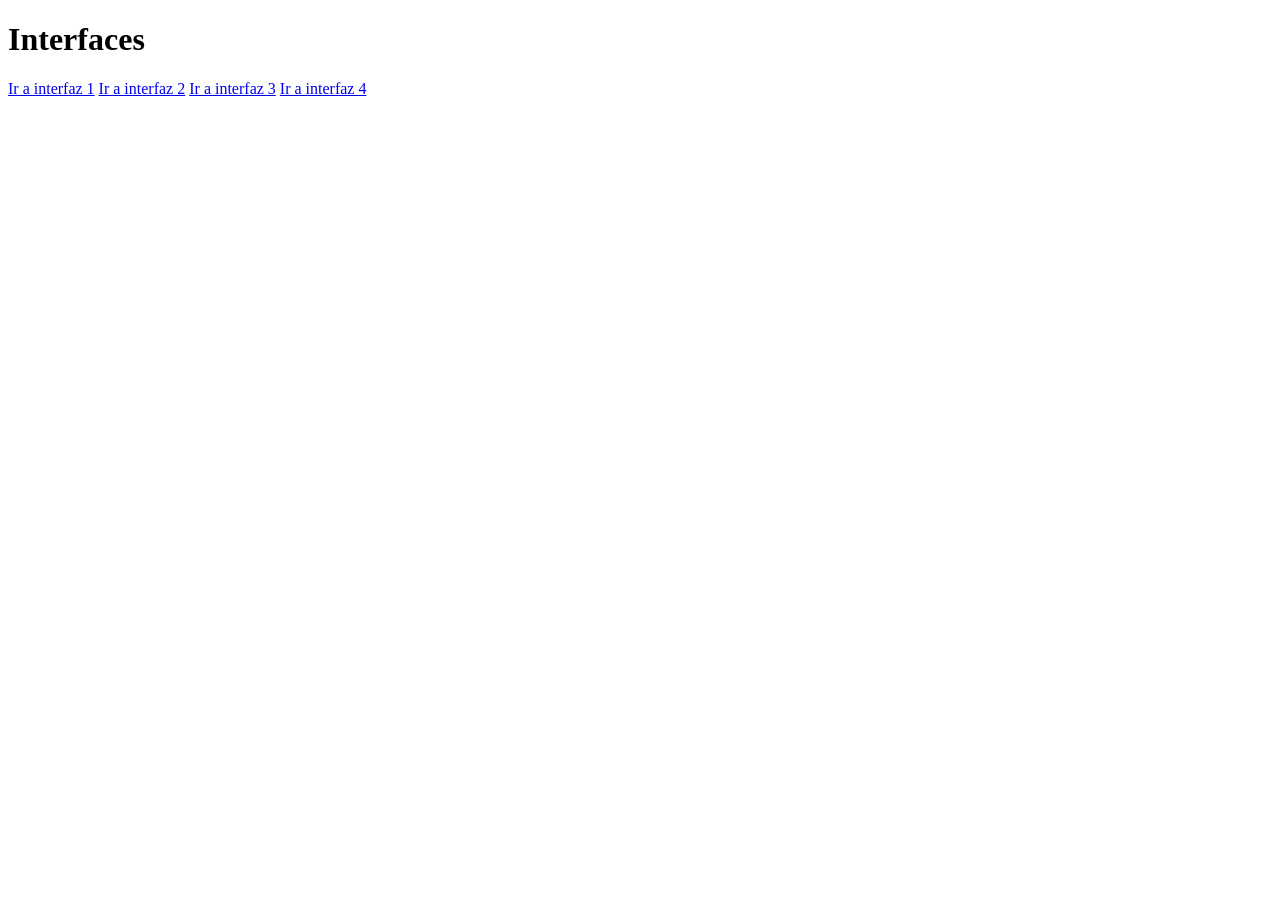
<file: index.html>
<!DOCTYPE html>

<html lang="es">
    <head>
        <meta charset="UTF-8">
        <meta name="viewport" content="width=device-width, initial-scale=1.0">
    </head>

    <body>
        <h1>Interfaces</h1>
        <a href="enun-1/interfaz-1.html">Ir a interfaz 1</a>
        <a href="enun-1/interfaz-2.html">Ir a interfaz 2</a>
        <a href="enun-2/noticias.html">Ir a interfaz 3</a>
        <a href="enun-3/financial-dashboard-login.html">Ir a interfaz 4</a>
    </body>
</html>
</file>
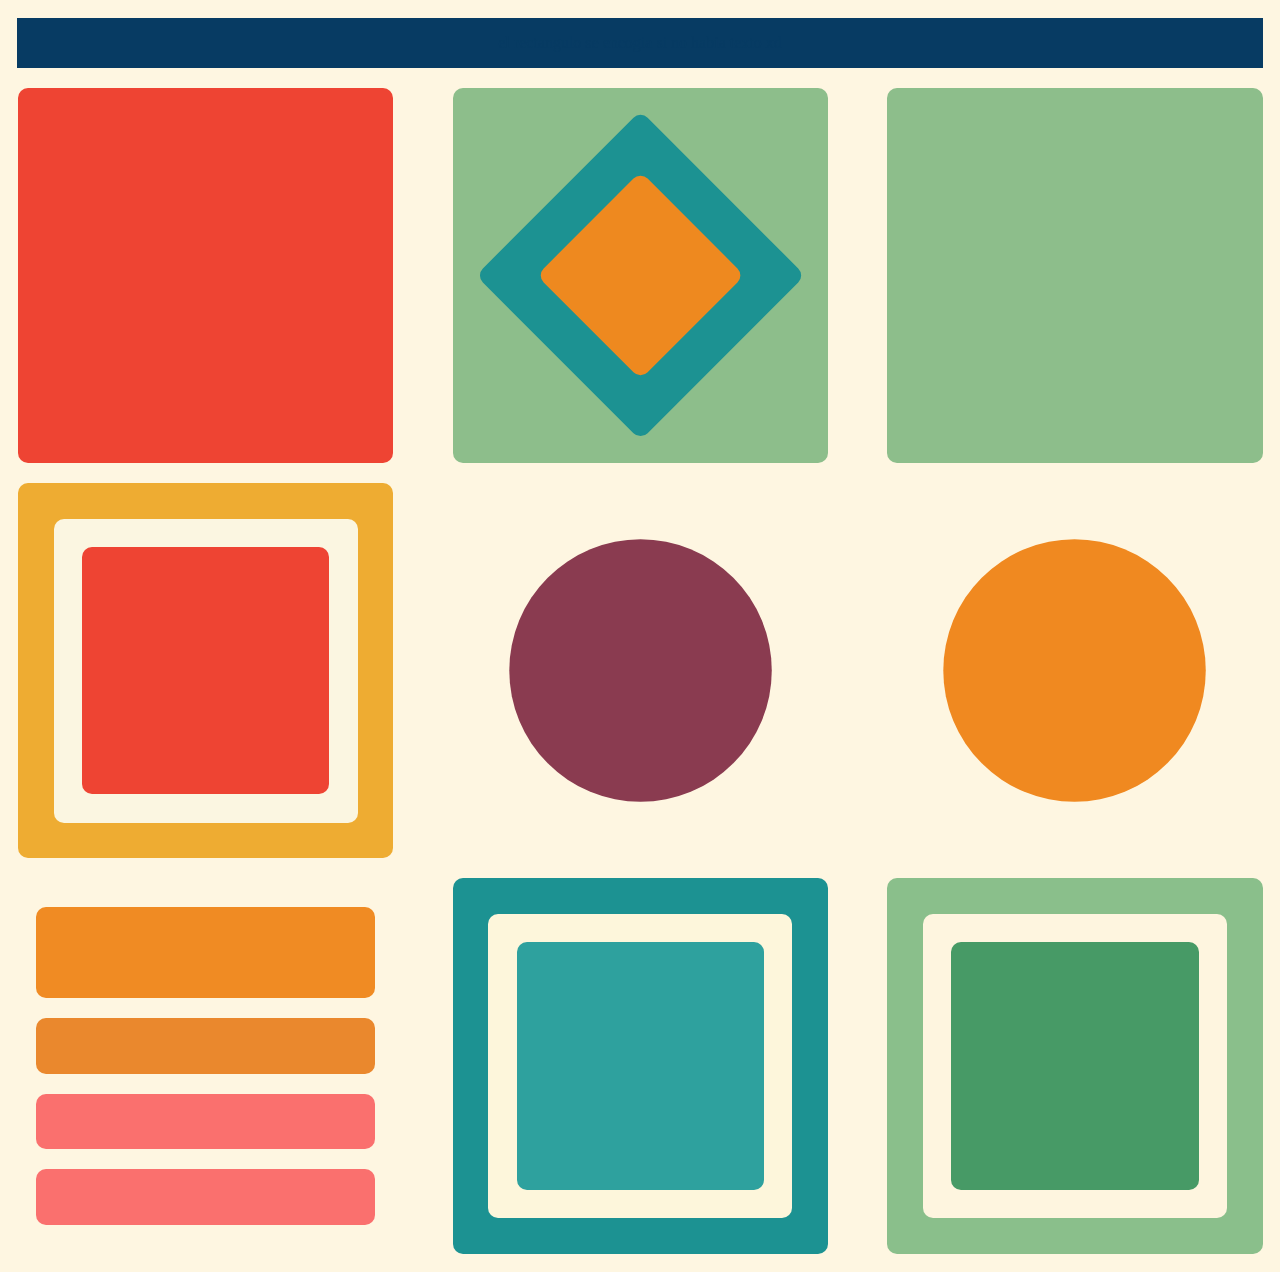
<file: enun-1/interfaz-1.html>
<!DOCTYPE html>
<html lang="es">

<head>
    <meta charset="UTF-8">
    <meta name="viewport" content="width=device-width, initial-scale=1.0">
    <title>enun1</title>
    <link rel="stylesheet" href="interfaz-1-styles.css">
</head>

<body>

    <article class="headerArticle"><p>el rectangulo se encogia si no habia texto xd</p></article>


    <div class ="mosaico">
        <div class="container" id="container1"></div>

        <div class="container" id="container2">
            <div class="container" id="container2-1">
                <div class="container" id="container2-1-1"></div>
            </div>
        </div>

        <div class="container" id="container3"></div>

        <div class="container" id="container4">
            <div class="container" id="container4-1">
                <div class="container" id="container4-1-1"></div>
            </div>
        </div>

        <div class="container" id="container5"></div>

        <div class="container" id="container6"></div>
        
        <div class="container" id="container7">
            <div class="container" id="container7-1"></div>
            <div class="container" id="container7-2"></div>
            <div class="container" id="container7-3"></div>
            <div class="container" id="container7-4"></div>
        </div>

        <div class="container" id="container8">
            <div class="container" id="container8-1">
                <div class="container" id="container8-1-1"></div>
            </div>
        </div>

        <div class="container" id="container9">
            <div class="container" id="container9-1">
                <div class="container" id="container9-1-1"></div>
            </div>
        </div>

    </div>

</body>
</html>
</file>
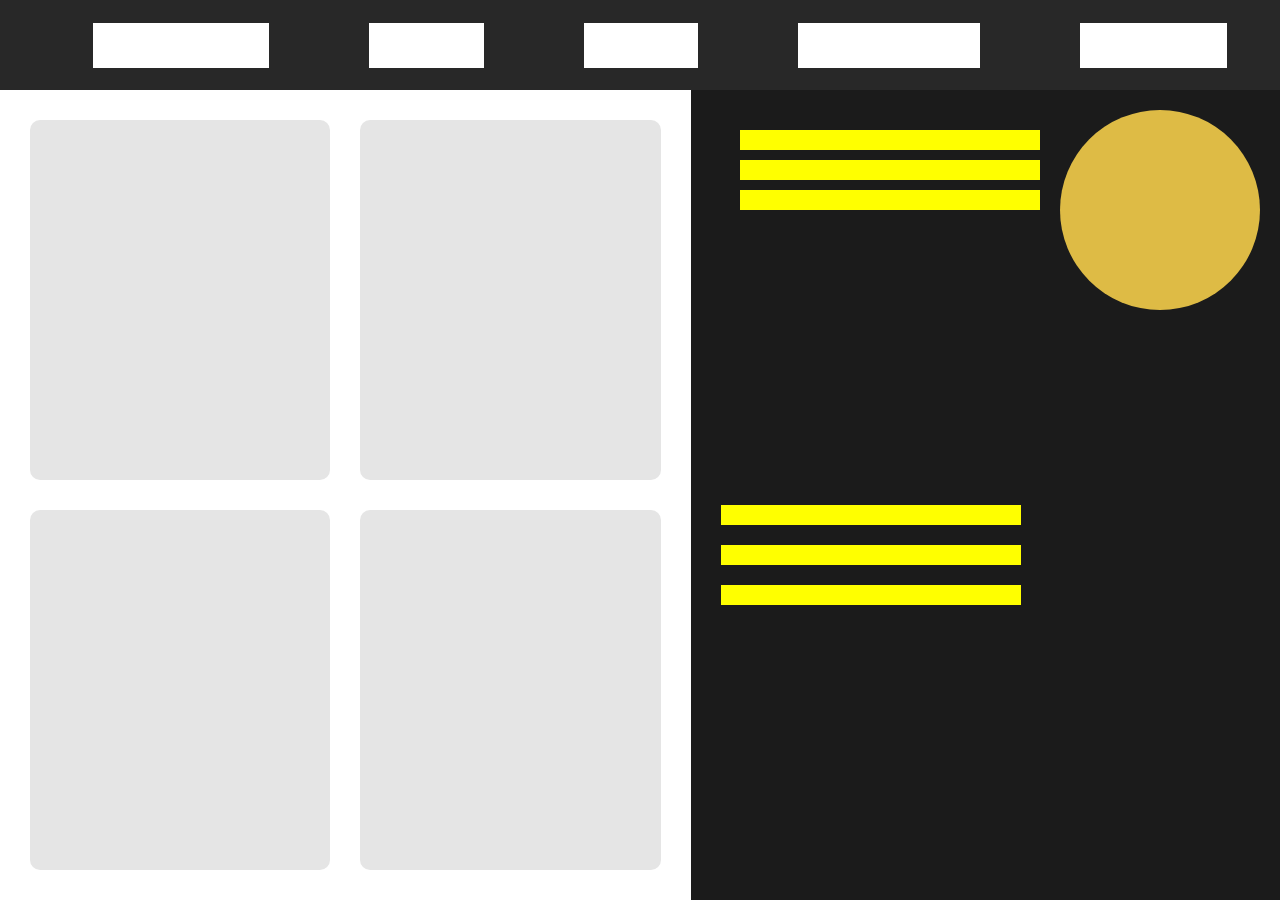
<file: enun-1/interfaz-2.html>
<!DOCTYPE HTML>

<html lang="es">
    <head>
        <meta charset="UTF-8">
        <meta name="viewport" content="width=device-width, initial-scale=1.0">
        <link rel="stylesheet" href="interfaz-2-styles.css">
    </head>

    <body>
        <header>
            <nav>
                <ul>
                    <li><a href="">este es el primer rectangulo</a></li>
                    <li><a href="">este es el segundo</a></li>
                    <li><a href="">tres es un numero</a></li>
                    <li><a href="">cuatro es el primer cuadrado</a></li>
                    <li><a href="">cinco es numero primo</a></li>
                </ul>
        </header>

        <main>
            <section class="mosaico">
                <article class="container" id="container1"></article>
                <article class="container" id="container2"></article>
                <article class="container" id="container3"></article>
                <article class="container" id="container4"></article>
            </section>

            <section class="sideBar">
                <div class="upsite">
                    <div class="right">
                        <div class="sideBarCircle"></div>
                    </div>
                    <div class="left">
                        <div class="containerSide"></div>
                        <div class="containerSide"></div>  
                        <div class="containerSide"></div>       
                    </div>
                </div>

                <div class="downsite">
                    <div class="containerSide"></div>
                    <div class="containerSide"></div>
                    <div class="containerSide"></div>
                </div>
                
            </section>
        </main>
    </body>

</html>
</file>
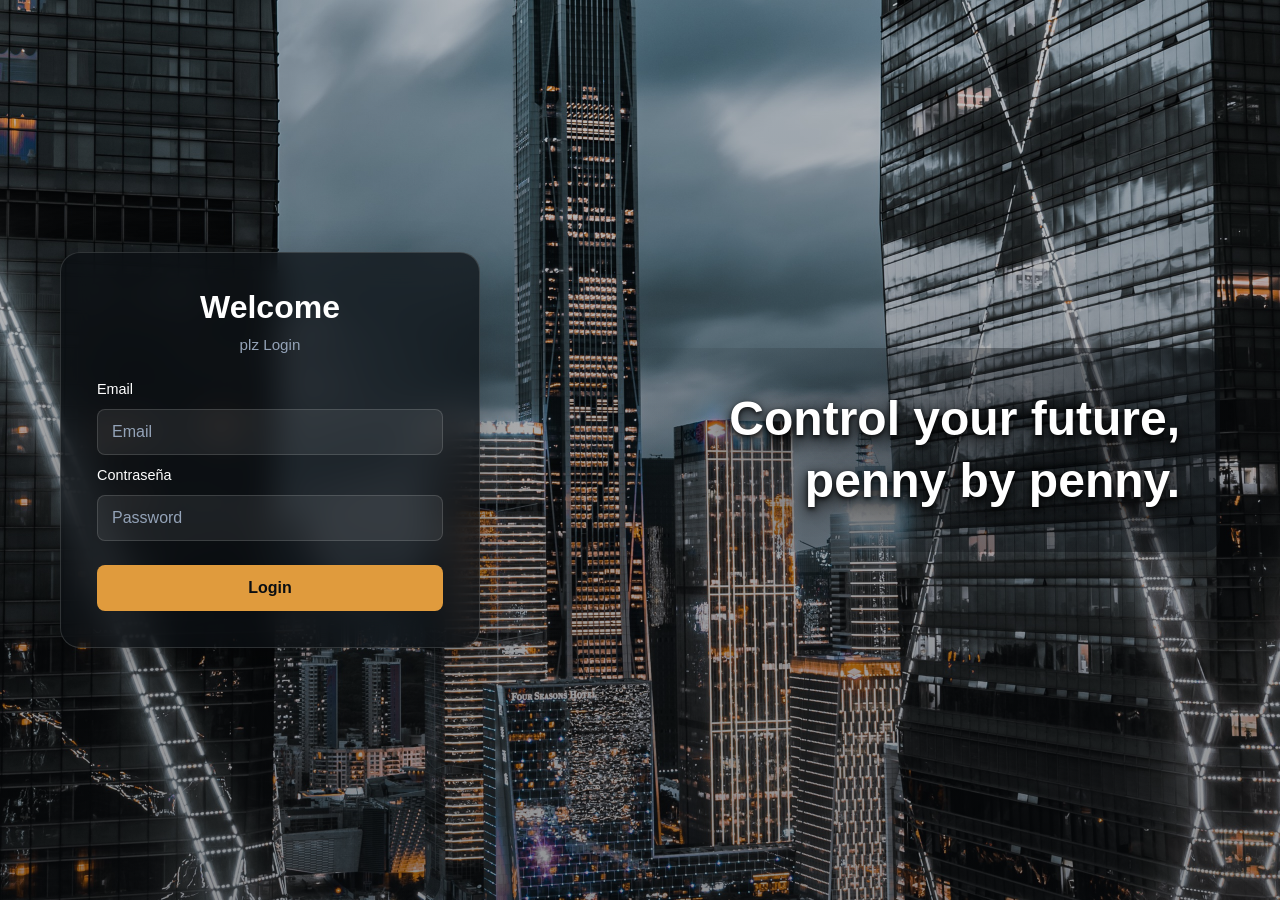
<file: enun-3/financial-dashboard-login.html>
<!DOCTYPE html>
<html lang="es">
<head>
    <meta charset="UTF-8">
    <meta name="viewport" content="width=device-width, initial-scale=1.0">
    <meta name="description" content="Inicia sesión en tu dashboard financiero.">

    <title>Login | Financial Dashboard</title>

    <link rel="stylesheet" href="financial-dashboard-mainstyles.css">
</head>

<body>
    <main class="mainContainer">
        <section class="loginBox">
            <h1 class="loginTitle">Welcome</h1>
            <p class="loginSubtitle">plz Login</p>

            <form>
                <label for="email">Email</label>
                <input
                    type="email"
                    id="email"
                    name="email"
                    placeholder="Email"
                    autocomplete="email"
                    required
                >

                <label for="password">Contraseña</label>
                <input
                    type="password"
                    id="password"
                    name="password"
                    placeholder="Password"
                    autocomplete="current-password"
                    required
                >

                <a class="loginButton" href="financial-dashboard-main.html">
                    Login
                </a>
            </form>
        </section>

        <section class="loginMessage">
            <h2>Control your future, penny by penny.</h2>
        </section>
    </main>
</body>
</html>
</file>
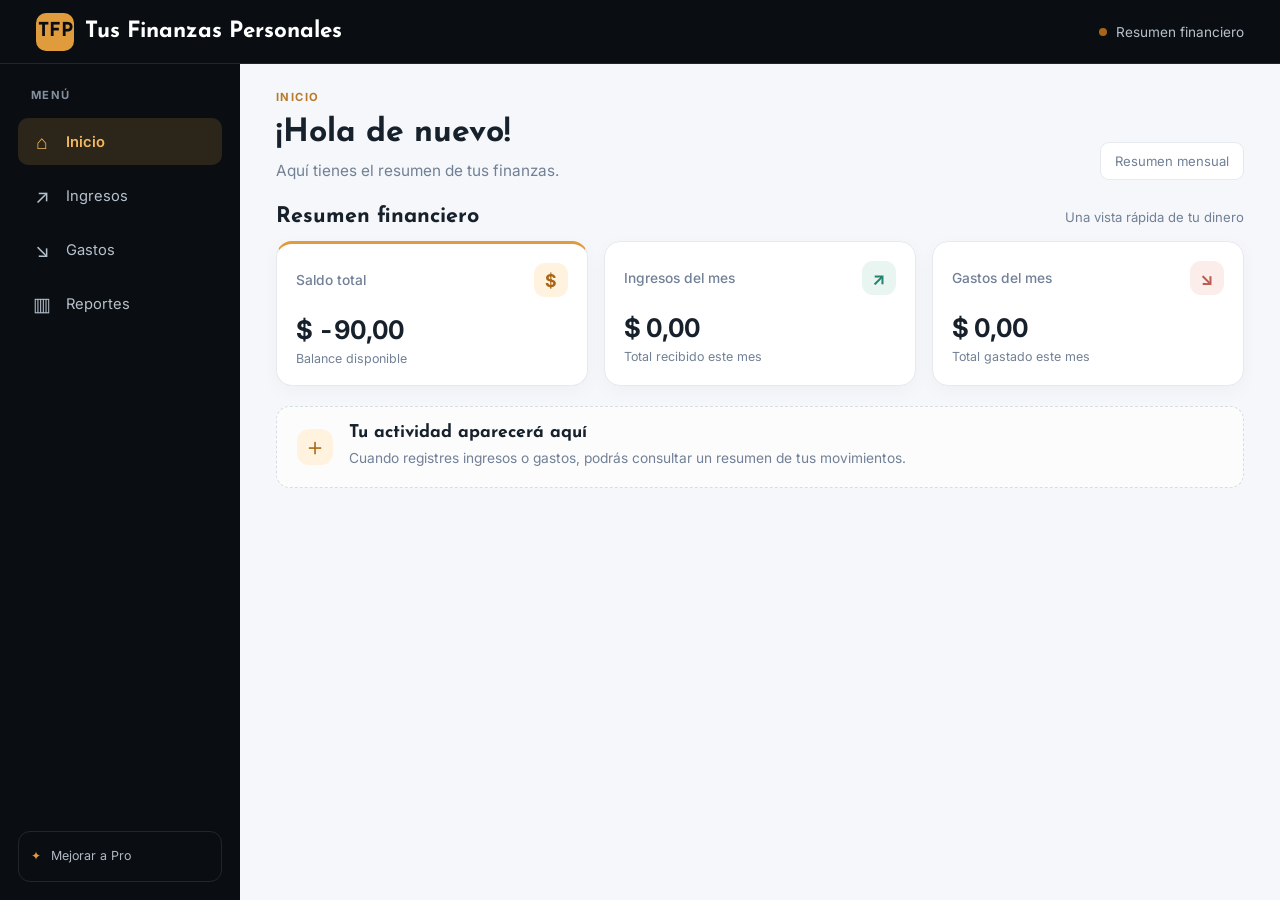
<file: enun-3/financial-dashboard-main.html>
<!DOCTYPE html>
<html lang="es">
    
    <head>
        <meta charset="UTF-8">
        <meta name="viewport" content="width=device-width, initial-scale=1.0">
        <meta name="description" content="Panel de control financiero personal.">

        <title>Dashboard financiero</title>

        <link rel="preconnect" href="https://fonts.googleapis.com">
        <link rel="preconnect" href="https://fonts.gstatic.com" crossorigin>

        <link href="https://fonts.googleapis.com/css2?family=Inter:wght@400;500;600;700&family=Josefin+Sans:wght@400;500;600;700&display=swap" rel="stylesheet">

        <link rel="stylesheet" href="financial-dashboard-styles.css">
    </head>

    <body>
        <header class="topbar">
            <a class="brand" href="#" aria-label="Finanzas, inicio">
                <span class="brandMark" aria-hidden="true">TFP</span>
                <span>Tus Finanzas Personales</span>
            </a>

            <div class="topbarInfo">
                <span class="statusDot" aria-hidden="true"></span>
                <span>Resumen financiero</span>
            </div>
        </header>

        <div class="dashboardLayout">
            <aside class="sidebar" aria-label="Barra lateral">
                <nav aria-label="Navegación principal">
                    <p class="navLabel">MENÚ</p>

                    <ul class="navList">
                        <li>
                            <a class="navLink isActive" href="#" aria-current="page">
                                <span class="navIcon" aria-hidden="true">⌂</span>
                                Inicio
                            </a>
                        </li>
                        <li>
                            <a class="navLink" href="#">
                                <span class="navIcon" aria-hidden="true">↗</span>
                                Ingresos
                            </a>
                        </li>
                        <li>
                            <a class="navLink" href="#">
                                <span class="navIcon" aria-hidden="true">↘</span>
                                Gastos
                            </a>
                        </li>
                        <li>
                            <a class="navLink" href="#">
                                <span class="navIcon" aria-hidden="true">▥</span>
                                Reportes
                            </a>
                        </li>
                    </ul>
                </nav>

                <div class="sidebarNote">
                    <span class="noteMark" aria-hidden="true">✦</span>
                    <p>Mejorar a Pro</p>
                </div>
            </aside>

            <main class="mainContent">
                <section class="pageIntro" aria-labelledby="pageTitle">
                    <div>
                        <p class="eyebrow">INICIO</p>
                        <h1 id="pageTitle">¡Hola de nuevo!</h1>
                        <p class="introText">
                            Aquí tienes el resumen de tus finanzas.
                        </p>
                    </div>

                    <span class="dateLabel">Resumen mensual</span>
                </section>

                <section class="summarySection" aria-labelledby="summaryTitle">
                    <div class="sectionHeading">
                        <h2 id="summaryTitle">Resumen financiero</h2>
                        <p>Una vista rápida de tu dinero</p>
                    </div>

                    <div class="summaryGrid">
                        <article class="summaryCard balanceCard">
                            <div class="cardTop">
                                <span class="cardLabel">Saldo total</span>
                                <span class="cardIcon balanceIcon" aria-hidden="true">$</span>
                            </div>

                            <p class="cardAmount">$ -90,00</p>
                            <p class="cardFootnote">Balance disponible</p>
                        </article>

                        <article class="summaryCard">
                            <div class="cardTop">
                                <span class="cardLabel">Ingresos del mes</span>
                                <span class="cardIcon incomeIcon" aria-hidden="true">↗</span>
                            </div>

                            <p class="cardAmount">$ 0,00</p>
                            <p class="cardFootnote">Total recibido este mes</p>
                        </article>

                        <article class="summaryCard">
                            <div class="cardTop">
                                <span class="cardLabel">Gastos del mes</span>
                                <span class="cardIcon expenseIcon" aria-hidden="true">↘</span>
                            </div>

                            <p class="cardAmount">$ 0,00</p>
                            <p class="cardFootnote">Total gastado este mes</p>
                        </article>
                    </div>
                </section>

                <section class="emptyState" aria-labelledby="activityTitle">
                    <div class="emptyIcon" aria-hidden="true">＋</div>

                    <div>
                        <h2 id="activityTitle">Tu actividad aparecerá aquí</h2>
                        <p>
                            Cuando registres ingresos o gastos, podrás consultar
                            un resumen de tus movimientos.
                        </p>
                    </div>
                </section>
            </main>
        </div>
    </body>
</html>
</file>
<file: enun-1/interfaz-1-styles.css>
body{
    display: flex;
    align-items: center;
    justify-content: center;
    flex-direction: column;
    background-color: #FEF6E1;
}

.headerArticle{
    background-color: #073B63;
    text-align: center;
    margin: 10px;


    width: 98.5%;
}

.headerArticle p{
    color: #073B63;
}

.mosaico{
    display: grid;
    align-items: center;
    grid-template-columns: repeat(3, 1fr);
    height: 100%;
    width: 100%;
    column-gap: 40px;

}

.container {
    padding: 10px;
    margin: 10px;
    border-radius: 10px; 

    width: 90%;
    aspect-ratio: 1 / 1;

    display: flex;
    justify-content: center;
    align-items: center; 
}

#container1 {
    background-color: #EE4433;
}

#container2 {
    background-color: #8DBE8B;
}

#container2-1 {
    background-color: #1C9292;
    width: 60%;
    aspect-ratio: 1 / 1;
    
    transform: rotate(45deg); 

    display: flex;
    justify-content: center;
    align-items: center;
}

#container2-1-1 {
    background-color: #EE891F;
    width: 60%;
    aspect-ratio: 1 / 1;
    
    border-radius: 10px; 

    display: flex;
    justify-content: center;
    align-items: center;
}

#container3 {
    background-color: #8DBE8B;
}

#container4 {
    background-color: #EEAC32
}

#container4-1 {
    background-color: #FBF6E1;
    width: 80%;
    aspect-ratio: 1 / 1;
    
    border-radius: 10px; 

    display: flex;
    justify-content: center;
    align-items: center;
}

#container4-1-1 {
    background-color: #EE4433;
    width: 80%;
    aspect-ratio: 1 / 1;

    display: flex;
    justify-content: center;
    align-items: center;
}


#container5 {
    transform: scale(0.7);

    background-color: #8A3B50;
    border-radius: 50%;
}

#container6 {
    transform: scale(0.7);

    background-color: #F08920;
    border-radius: 50%;
}

#container7 {
    display: flex;
    flex-direction: column;
    justify-content: center;

}

#container7-1 {
    background-color: #F08B23;
    width: 90%;
    height: 20%;
    
    border-radius: 10px; 
}

#container7-2 {
    background-color: #EA882D;
    width: 90%;
    height: 10%;
    
    border-radius: 10px; 
}

#container7-3 {
    background-color: #FA706E;
    width: 90%;
    height: 10%;
    
    border-radius: 10px; 
}

#container7-4 {
    background-color: #FA706E;
    width: 90%;
    height: 10%;
    
    border-radius: 10px; 
}


#container8 {
    background-color: #1C9292;
}

#container8-1 {
    background-color: #FDF6DB;
    width: 80%;
    aspect-ratio: 1 / 1;
}

#container8-1-1 {
    background-color: #2EA19E;
    width: 80%;
    aspect-ratio: 1 / 1;
}


#container9 {
    background-color: #8ABF8B;
}

#container9-1 {
    background-color: #FEF5DF;
    width: 80%;
    aspect-ratio: 1 / 1;
}

#container9-1-1 {
    background-color: #479A66;
    width: 80%;
    aspect-ratio: 1 / 1;
}
</file>
<file: enun-1/interfaz-2-styles.css>
body{
    margin: 0px;
    padding: 0px;
}

header{
    background-color: #282828;
    margin: 0px;
    height: 10vh;
    display: flex;
}

nav{
    display: flex;
    justify-content: center;
    align-items: center;

    width: 100%;
}

ul{
    display: flex;
    gap: 100px;
    height: 50%;
}

li{
    list-style: none;
    display: flex;
}

a{
    text-decoration: none;
    color: #FFFFFF;
    background-color: #FFFFFF;

}

main{
    display: flex;

    height: 100%;
    width: 100%;
}

.mosaico {
    width: 70%;
    height: 90vh;
    box-sizing: border-box;
    padding: 30px;

    display: grid;
    grid-template-columns: repeat(2, minmax(0, 1fr));
    grid-template-rows: repeat(2, minmax(0, 1fr));

    gap: 30px;
}

.container {
    width: 100%;
    height: 100%;
    min-width: 0;
    min-height: 0;

    border-radius: 10px;
    background-color: #E5E5E5;
}

.sideBar {
    background-color: #1B1B1B;
    display: flex;
    flex-direction: column;

    height: 90vh;
    width: 60%;

    padding: 20px;  
    box-sizing: border-box;
}

.upsite {
    display: flex;
    flex-direction: row-reverse;
    width: 100%;
    height: 50%;
}
.right {

    width: 100%;
    max-width: 200px; 
}

.sideBarCircle {
    width: 100%;
    aspect-ratio: 1;    
    border-radius: 50%;   
    background-color: #DEBB45;
}

.left{
    padding: 10px;
}

.containerSide{

    margin: 10px;
    background-color: yellow;
    height: 20px;
    width: 300px;
}

.downsite {
    display: flex;
    flex-direction: column;
    justify-content: flex-start;
    height: 50%;
}
</file>
<file: enun-3/financial-dashboard-mainstyles.css>
:root {
    --color-background: #0A0E12;
    --image-background: url("images/background.jpg");
    --color-surface: rgba(10, 14, 18, 0.72);
    --color-accent: #E09B3D;
    --color-text: #FFFFFF;
    --color-text-secondary: #94A3B8;
    --color-border: rgba(255, 255, 255, 0.14);

    --font-heading: 'Josefin Sans', sans-serif;
    --font-body: 'Inter', sans-serif;

    --page-padding: 60px;
    --card-padding: 36px;
    --element-gap: 12px;

    --slogan-shadow: rgba(0, 0, 0, 0.75);
    --slogan-overlay: rgba(10, 14, 18, 0.55);
}

* {
    box-sizing: border-box;
}

body {
    margin: 0;
    min-height: 100vh;

    background-color: var(--color-background);
    background-image:
        linear-gradient(rgba(10, 14, 18, 0.25), rgba(10, 14, 18, 0.45)),
        var(--image-background);
    background-size: cover;
    background-position: center;
    background-repeat: no-repeat;
    background-attachment: fixed;

    font-family: var(--font-body);
    color: var(--color-text);
}

/* Distribución principal */
.mainContainer {
    display: flex;
    flex-direction: row;
    justify-content: space-between;
    align-items: center;
    gap: 60px;

    min-height: 100vh;
    padding: var(--page-padding);
}

/* Tarjeta de inicio de sesión */
.loginBox {
    width: 100%;
    max-width: 420px;
    padding: var(--card-padding);
    flex-shrink: 0;

    background-color: var(--color-surface);
    border: 1px solid var(--color-border);
    border-radius: 20px;

    -webkit-backdrop-filter: blur(16px);
    backdrop-filter: blur(16px);

    box-shadow: 0 12px 40px rgba(0, 0, 0, 0.25);
}

.loginTitle {
    margin: 0 0 10px;
    font-family: var(--font-heading);
    font-size: 2rem;
    text-align: center;
}

.loginSubtitle {
    margin: 0 0 28px;
    color: var(--color-text-secondary);
    font-size: 0.95rem;
    text-align: center;
}

.loginBox form {
    display: flex;
    flex-direction: column;
    gap: var(--element-gap);
}

.loginBox label {
    font-size: 0.9rem;
    font-weight: 500;
}

.loginBox input {
    width: 100%;
    padding: 13px 14px;

    font-family: var(--font-body);
    font-size: 1rem;
    color: var(--color-text);

    background-color: rgba(255, 255, 255, 0.07);
    border: 1px solid var(--color-border);
    border-radius: 8px;

    outline: none;
    transition: border-color 0.2s ease, box-shadow 0.2s ease;
}

.loginBox input::placeholder {
    color: var(--color-text-secondary);
}

.loginBox input:focus {
    border-color: var(--color-accent);
    box-shadow: 0 0 0 2px rgba(224, 155, 61, 0.2);
}

/* Enlace con apariencia de botón */
.loginButton {
    display: block;
    margin-top: 12px;
    padding: 13px;

    background-color: var(--color-accent);
    border: 1px solid transparent;
    border-radius: 8px;

    color: var(--color-background);
    font-family: var(--font-body);
    font-size: 1rem;
    font-weight: 700;
    text-align: center;
    text-decoration: none;

    cursor: pointer;
    transition: background-color 0.2s ease, transform 0.2s ease;
}

.loginButton:hover {
    background-color: #F0AE55;
    transform: translateY(-2px);
}

.loginButton:focus-visible {
    outline: 2px solid var(--color-text);
    outline-offset: 3px;
}

/* Eslogan */
.loginMessage {
    display: flex;
    justify-content: center;
    align-items: center;

    flex: 1;
    max-width: 600px;
    min-width: 0;
    padding: 40px;

    font-family: var(--font-heading);
    font-size: clamp(1.5rem, 2.5vw, 2.5rem);
    line-height: 1.3;
    text-align: right;
    color: var(--color-text);

    text-shadow:
        0 2px 4px var(--slogan-shadow),
        0 4px 12px var(--slogan-shadow),
        0 8px 28px rgba(0, 0, 0, 0.9);

    background: linear-gradient(
        90deg,
        transparent 0%,
        var(--slogan-overlay) 100%
    );

    border-radius: 16px;
}

.loginMessage h2 {
    max-width: 550px;
    margin: 0;
    font-weight: 700;
    text-wrap: balance;
}

/* Adaptación a pantallas pequeñas */
@media (max-width: 768px) {
    .mainContainer {
        flex-direction: column;
        justify-content: center;
        gap: 32px;
        padding: 24px;
    }

    .loginBox {
        max-width: 440px;
        padding: 28px;
    }

    .loginMessage {
        width: 100%;
        padding: 24px;
        text-align: center;

        background: linear-gradient(
            180deg,
            transparent 0%,
            var(--slogan-overlay) 100%
        );
    }
}

@media (max-width: 400px) {
    .mainContainer {
        padding: 16px;
        gap: 24px;
    }

    .loginBox {
        padding: 22px;
    }
}
</file>
<file: enun-3/financial-dashboard-styles.css>
:root {
    --color-background: #F5F7FA;
    --color-surface: #FFFFFF;
    --color-sidebar: #0A0E12;
    --color-sidebar-hover: #171E26;
    --color-accent: #E09B3D;
    --color-accent-hover: #F0AE55;
    --color-text: #17212B;
    --color-text-secondary: #718096;
    --color-border: #E5EAF0;
    --color-income: #23856D;
    --color-income-soft: #E8F5F0;
    --color-expense: #B95D50;
    --color-expense-soft: #FBEDEA;

    --font-heading: 'Josefin Sans', sans-serif;
    --font-body: 'Inter', sans-serif;

    --page-padding: 36px;
    --card-padding: 24px;
    --element-gap: 12px;
}

* {
    box-sizing: border-box;
}

body {
    margin: 0;
    min-height: 100vh;
    background: var(--color-background);
    color: var(--color-text);
    font-family: var(--font-body);
}

a {
    color: inherit;
}

.topbar {
    height: 64px;
    display: flex;
    align-items: center;
    justify-content: space-between;
    gap: 20px;
    padding: 0 var(--page-padding);

    background: var(--color-sidebar);
    border-bottom: 1px solid rgba(255, 255, 255, 0.1);
}

.brand {
    display: inline-flex;
    align-items: center;
    gap: 11px;

    color: #FFFFFF;
    font-family: var(--font-heading);
    font-size: 1.4rem;
    font-weight: 700;
    text-decoration: none;
}

.brandMark {
    display: grid;
    place-items: center;
    width: 38px;
    height: 38px;
    border-radius: 10px;

    background: var(--color-accent);
    color: var(--color-sidebar);
    font-size: 1.2rem;
}

.topbarInfo {
    display: flex;
    align-items: center;
    gap: 9px;

    color: #B6C0CB;
    font-size: 0.85rem;
}

.statusDot {
    width: 8px;
    height: 8px;
    border-radius: 50%;
    background: #A96618;
}

/* Estructura principal */
.dashboardLayout {
    display: flex;
    min-height: calc(100vh - 76px);
}

.sidebar {
    display: flex;
    flex: 0 0 240px;
    flex-direction: column;
    justify-content: space-between;
    padding: 30px 18px 22px;
    background: var(--color-sidebar);
    color: #FFFFFF;
}

.navLabel,
.eyebrow {
    margin: 0 0 16px;
    font-size: 0.7rem;
    font-weight: 700;
    letter-spacing: 0.13em;
}

.navLabel {
    padding: 0 13px;
    color: #84909E;
}

.navList {
    display: flex;
    flex-direction: column;
    gap: 7px;
    margin: 0;
    padding: 0;
    list-style: none;
}

.navLink {
    display: flex;
    align-items: center;
    gap: 13px;
    min-height: 47px;
    padding: 0 13px;
    border-radius: 10px;
    color: #B6C0CB;
    font-size: 0.92rem;
    text-decoration: none;
    transition: background-color 0.2s ease, color 0.2s ease;
}

.navLink:hover {
    background: var(--color-sidebar-hover);
    color: #FFFFFF;
}

.navLink.isActive {
    background: rgba(224, 155, 61, 0.16);
    color: #F4B85F;
    font-weight: 600;
}

.navIcon {
    display: inline-grid;
    place-items: center;
    width: 22px;
    font-size: 1.2rem;
}

.sidebarNote {
    display: flex;
    align-items: flex-start;
    gap: 10px;
    padding: 15px 12px;
    border: 1px solid rgba(255, 255, 255, 0.1);
    border-radius: 12px;
    color: #AEB8C4;
    font-size: 0.78rem;
    line-height: 1.5;
}

.sidebarNote p {
    margin: 0;
}

.sidebarNote {
    transition: background-color 0.2s ease,
                border-color 0.2s ease,
                color 0.2s ease,
                transform 0.2s ease;
}

.sidebarNote:hover {
    background-color: white;
    border-color: rgba(255, 255, 255, 0.2);
    color: #000000;

    transform: scale(1.05);
}

.noteMark {
    color: var(--color-accent);
}

.sidebarNote:hover .noteMark {
    color: red;
    transition: color 0.2s ease;
}

/* Contenido del dashboard */
.mainContent {
    flex: 1;
    min-width: 0;
    padding: 42px var(--page-padding);
}

.pageIntro {
    display: flex;
    align-items: flex-end;
    justify-content: space-between;
    gap: 24px;
    margin-bottom: 42px;
}

.eyebrow {
    margin-bottom: 12px;
    color: #B87928;
}

.pageIntro h1 {
    margin: 0;
    font-family: var(--font-heading);
    font-size: clamp(2rem, 3vw, 2.7rem);
    line-height: 1.1;
}

.introText {
    margin: 10px 0 0;
    color: var(--color-text-secondary);
    font-size: 0.96rem;
}

.dateLabel {
    flex-shrink: 0;
    padding: 10px 14px;
    border: 1px solid var(--color-border);
    border-radius: 9px;
    background: var(--color-surface);
    color: var(--color-text-secondary);
    font-size: 0.82rem;
}

.sectionHeading {
    display: flex;
    align-items: baseline;
    justify-content: space-between;
    gap: 16px;
    margin-bottom: 18px;
}

.sectionHeading h2,
.emptyState h2 {
    margin: 0;
    font-family: var(--font-heading);
    font-size: 1.35rem;
}

.sectionHeading p {
    margin: 0;
    color: var(--color-text-secondary);
    font-size: 0.82rem;
}

/* Tarjetas: CSS Grid */
.summaryGrid {
    display: grid;
    grid-template-columns: repeat(3, minmax(0, 1fr));
    gap: 20px;
}

.summaryCard {
    min-width: 0;
    padding: var(--card-padding);
    border: 1px solid var(--color-border);
    border-radius: 16px;
    background: var(--color-surface);
    box-shadow: 0 5px 18px rgba(18, 32, 47, 0.035);
}

.balanceCard {
    border-top: 3px solid var(--color-accent);
}

.cardTop {
    display: flex;
    align-items: center;
    justify-content: space-between;
    gap: 12px;
}

.cardLabel {
    color: var(--color-text-secondary);
    font-size: 0.86rem;
    font-weight: 500;
}

.cardIcon {
    display: grid;
    place-items: center;
    width: 38px;
    height: 38px;
    flex-shrink: 0;
    border-radius: 11px;
    font-size: 1.1rem;
    font-weight: 700;
}

.balanceIcon {
    background: #FFF3DF;
    color: #A96618;
}

.incomeIcon {
    background: var(--color-income-soft);
    color: var(--color-income);
}

.expenseIcon {
    background: var(--color-expense-soft);
    color: var(--color-expense);
}

.cardAmount {
    margin: 24px 0 8px;
    overflow-wrap: anywhere;
    font-size: clamp(1.45rem, 2.3vw, 2rem);
    font-weight: 700;
    letter-spacing: -0.04em;
    font-variant-numeric: tabular-nums;
}

.cardFootnote {
    margin: 0;
    color: var(--color-text-secondary);
    font-size: 0.78rem;
}

/* Estado inicial sin movimientos registrados */
.emptyState {
    display: flex;
    align-items: center;
    gap: 16px;
    margin-top: 26px;
    padding: 24px;
    border: 1px dashed #D5DDE6;
    border-radius: 14px;
    background: rgba(255, 255, 255, 0.65);
}

.emptyIcon {
    display: grid;
    place-items: center;
    width: 42px;
    height: 42px;
    flex-shrink: 0;
    border-radius: 12px;
    background: #FFF3DF;
    color: #A96618;
    font-size: 1.5rem;
}

.emptyState h2 {
    font-size: 1.1rem;
}

.emptyState p {
    margin: 7px 0 0;
    color: var(--color-text-secondary);
    font-size: 0.86rem;
    line-height: 1.55;
}

/* Adaptación a pantallas medianas */
@media (max-width: 1050px) {
    :root {
        --page-padding: 26px;
        --card-padding: 20px;
    }

    .sidebar {
        flex-basis: 210px;
    }

    .summaryGrid {
        grid-template-columns: repeat(2, minmax(0, 1fr));
    }

    .balanceCard {
        grid-column: 1 / -1;
    }
}

/* Adaptación a móviles */
@media (max-width: 700px) {
    :root {
        --page-padding: 20px;
        --card-padding: 20px;
    }

    .topbar {
        min-height: 68px;
    }

    .topbarInfo {
        font-size: 0.75rem;
    }

    .dashboardLayout {
        flex-direction: column;
        min-height: calc(100vh - 68px);
    }

    .sidebar {
        flex: none;
        padding: 14px var(--page-padding);
    }

    .navLabel,
    .sidebarNote {
        display: none;
    }

    .navList {
        flex-direction: row;
        gap: 6px;
        overflow-x: auto;
    }

    .navList li {
        flex: 1 0 auto;
    }

    .navLink {
        justify-content: center;
        gap: 7px;
        min-height: 42px;
        padding: 0 10px;
        font-size: 0.8rem;
    }

    .mainContent {
        padding-top: 30px;
        padding-bottom: 30px;
    }

    .pageIntro {
        align-items: flex-start;
        flex-direction: column;
        gap: 16px;
        margin-bottom: 30px;
    }

    .sectionHeading {
        align-items: flex-start;
        flex-direction: column;
        gap: 6px;
    }

    .summaryGrid {
        grid-template-columns: 1fr;
        gap: 14px;
    }

    .balanceCard {
        grid-column: auto;
    }
}

@media (max-width: 400px) {
    .topbarInfo {
        display: none;
    }

    .navLink {
        flex-direction: column;
        gap: 3px;
        padding: 8px 6px;
    }

    .navIcon {
        font-size: 1rem;
    }

    .emptyState {
        align-items: flex-start;
        padding: 18px;
    }
}

/* Ajustes para aprovechar mejor la altura de la ventana */
@media (min-width: 701px) {
    .dashboardLayout {
        min-height: calc(100vh - 64px);
    }

    .sidebar {
        padding-top: 24px;
        padding-bottom: 18px;
    }

    .mainContent {
        padding-top: 26px;
        padding-bottom: 20px;
    }

    .pageIntro {
        margin-bottom: 26px;
    }

    .pageIntro h1 {
        font-size: clamp(1.8rem, 2.5vw, 2.3rem);
    }

    .sectionHeading {
        margin-bottom: 14px;
    }

    .summaryGrid {
        gap: 16px;
    }

    .summaryCard {
        padding: 19px;
    }

    .cardAmount {
        margin-top: 17px;
        margin-bottom: 6px;
        font-size: clamp(1.4rem, 2vw, 1.8rem);
    }

    .cardIcon {
        width: 34px;
        height: 34px;
    }

    .emptyState {
        margin-top: 20px;
        padding: 17px 20px;
    }

    .emptyIcon {
        width: 36px;
        height: 36px;
    }
}

/* El header también mide 64px en móviles */
@media (max-width: 700px) {
    .topbar {
        height: 64px;
        min-height: 64px;
    }

    .dashboardLayout {
        min-height: calc(100vh - 64px);
    }
}
</file>
